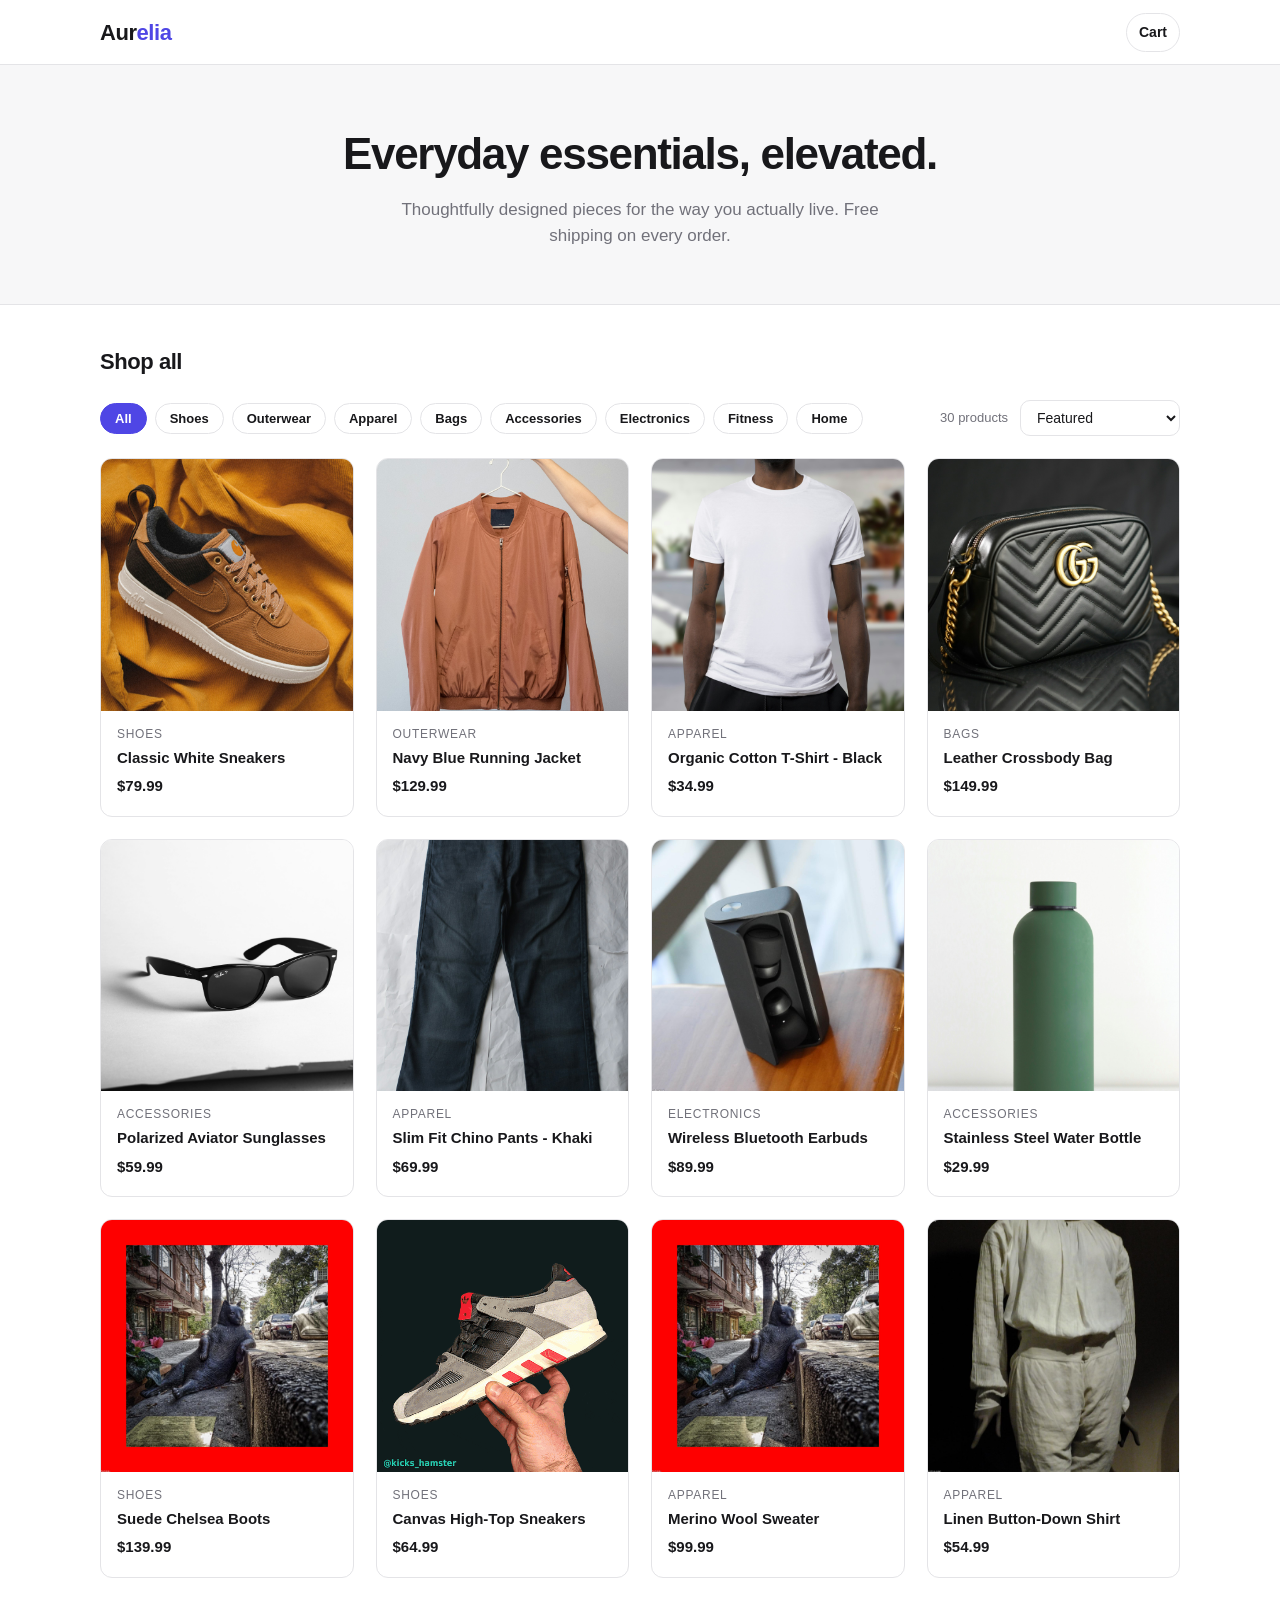
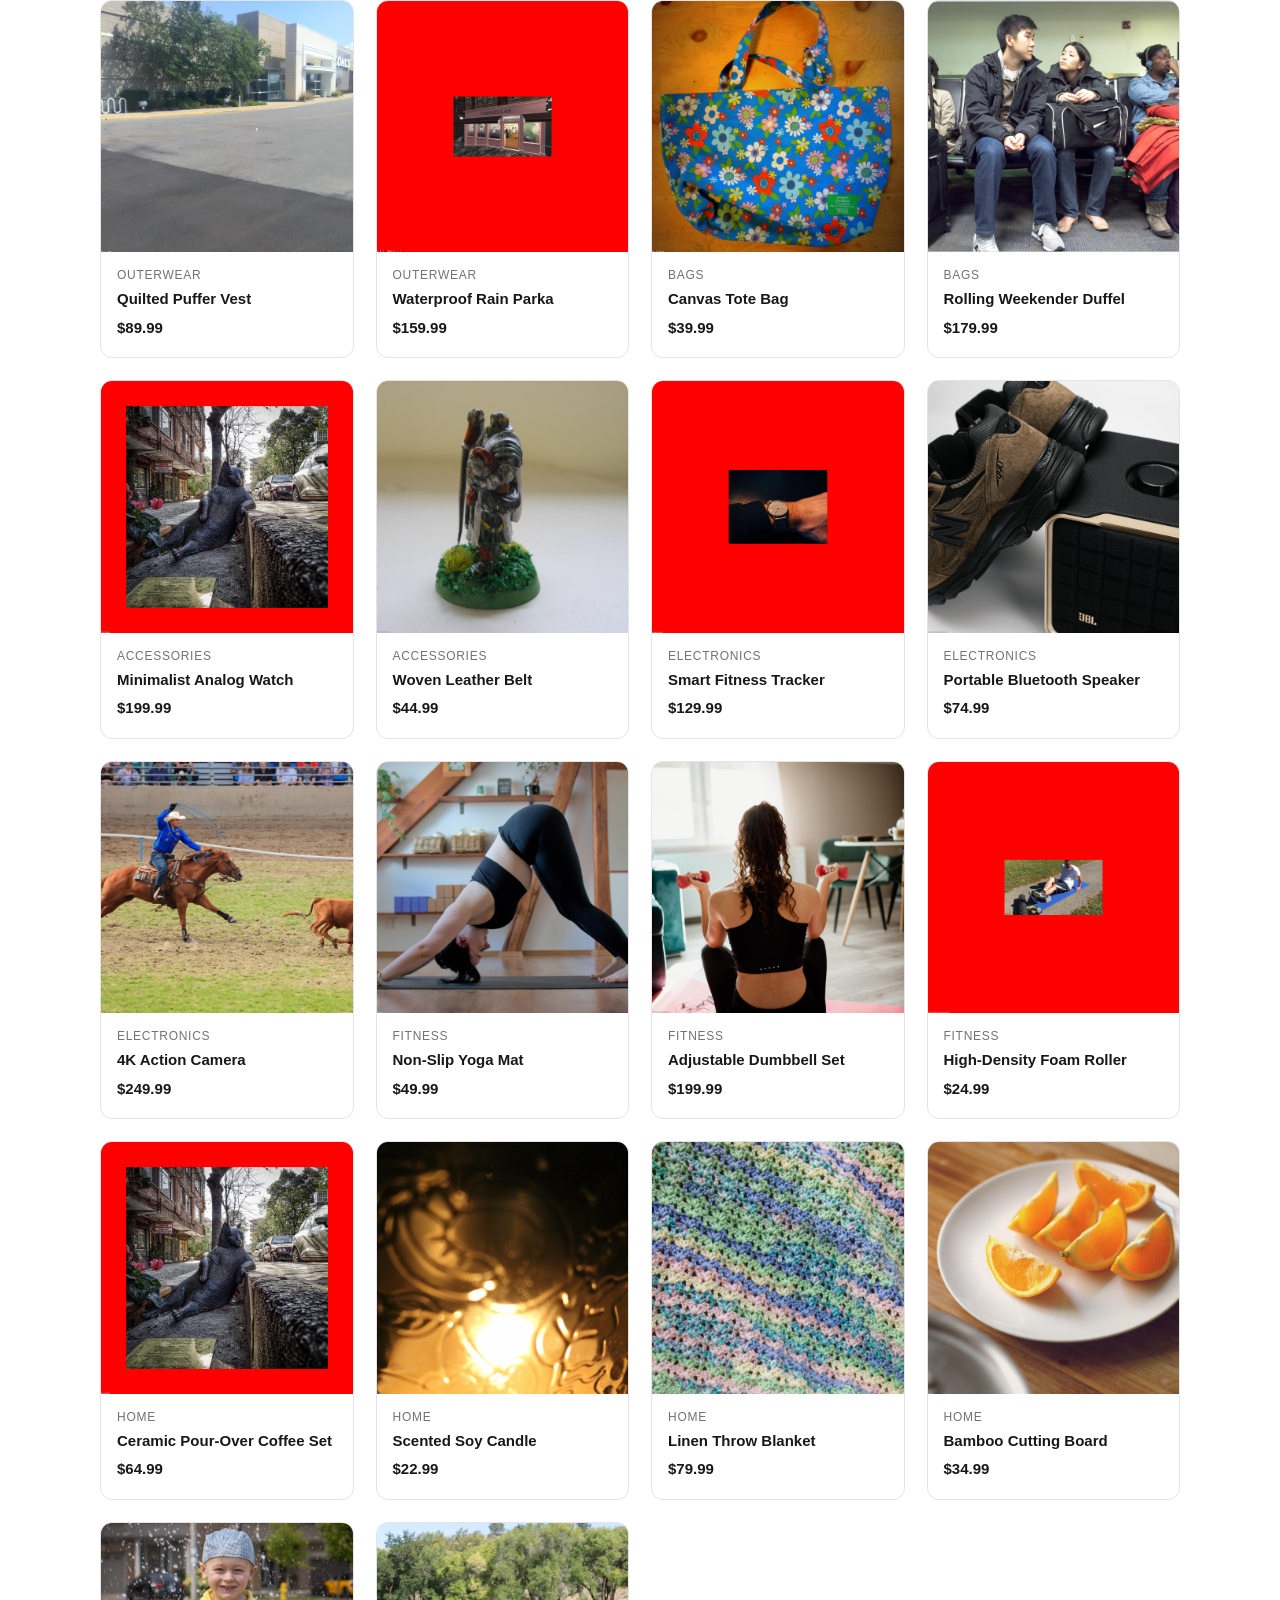
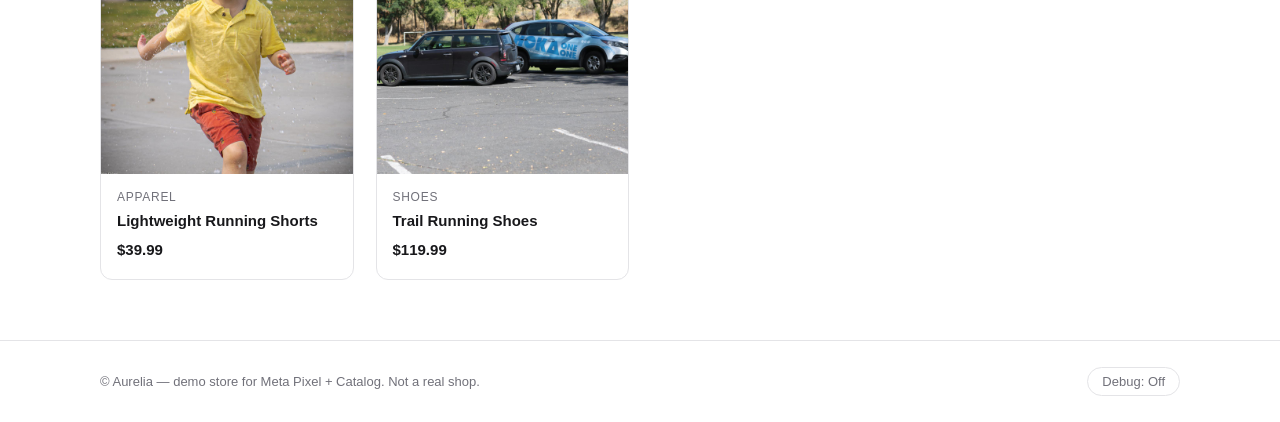
<file: index.html>
<!DOCTYPE html>
<html lang="en">
  <head>
    <meta charset="UTF-8" />
    <meta name="viewport" content="width=device-width, initial-scale=1.0" />
    <title>Aurelia — Modern Essentials</title>

    <!-- Meta Pixel Code -->
    <script>
      !(function (f, b, e, v, n, t, s) {
        if (f.fbq) return;
        n = f.fbq = function () {
          n.callMethod
            ? n.callMethod.apply(n, arguments)
            : n.queue.push(arguments);
        };
        if (!f._fbq) f._fbq = n;
        n.push = n;
        n.loaded = !0;
        n.version = "2.0";
        n.queue = [];
        t = b.createElement(e);
        t.async = !0;
        t.src = v;
        s = b.getElementsByTagName(e)[0];
        s.parentNode.insertBefore(t, s);
      })(
        window,
        document,
        "script",
        "https://connect.facebook.net/en_US/fbevents.js"
      );
      fbq("init", "1006969672056740");
      fbq("track", "PageView");
    </script>
    <noscript
      ><img
        height="1"
        width="1"
        style="display: none"
        src="https://www.facebook.com/tr?id=1006969672056740&ev=PageView&noscript=1"
    /></noscript>
    <!-- End Meta Pixel Code -->

    <link rel="stylesheet" href="css/styles.css" />
  </head>
  <body data-page="home">
    <header class="nav">
      <div class="container nav-inner">
        <a class="brand" href="index.html">Aur<span>elia</span></a>
        <a class="cart-link" href="checkout.html">
          Cart
          <span class="cart-badge" id="cart-count">0</span>
        </a>
      </div>
    </header>

    <section class="hero">
      <div class="container">
        <h1>Everyday essentials, elevated.</h1>
        <p>
          Thoughtfully designed pieces for the way you actually live. Free
          shipping on every order.
        </p>
      </div>
    </section>

    <main class="container">
      <div class="section-head">
        <h2>Shop all</h2>
      </div>
      <div class="controls">
        <div class="filters" id="filter-chips"></div>
        <div class="controls-right">
          <span class="result-count" id="result-count"></span>
          <select class="sort-select" id="sort-select" aria-label="Sort products">
            <option value="featured">Featured</option>
            <option value="price-asc">Price: Low to High</option>
            <option value="price-desc">Price: High to Low</option>
            <option value="name">Name: A to Z</option>
          </select>
        </div>
      </div>
      <div class="product-grid" id="product-grid"></div>
    </main>

    <footer class="footer">
      <div class="container footer-inner">
        <span>© Aurelia — demo store for Meta Pixel + Catalog. Not a real shop.</span>
        <button type="button" class="debug-toggle" id="debug-toggle">
          Debug: Off
        </button>
      </div>
    </footer>

    <script src="js/products.js"></script>
    <script src="js/pixel-events.js"></script>
    <script src="js/app.js"></script>
  </body>
</html>
</file>
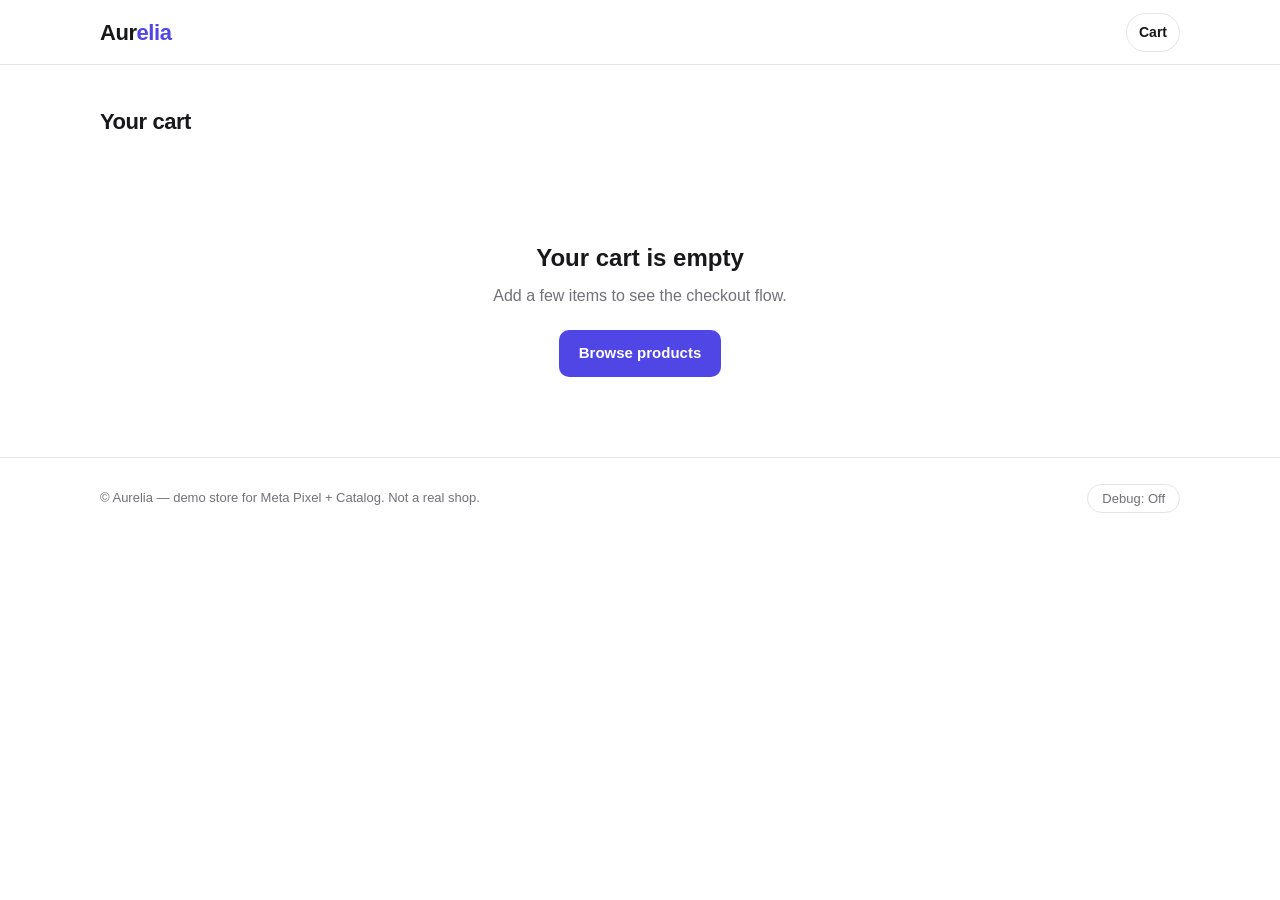
<file: checkout.html>
<!DOCTYPE html>
<html lang="en">
  <head>
    <meta charset="UTF-8" />
    <meta name="viewport" content="width=device-width, initial-scale=1.0" />
    <title>Checkout — Aurelia</title>

    <!-- Meta Pixel Code -->
    <script>
      !(function (f, b, e, v, n, t, s) {
        if (f.fbq) return;
        n = f.fbq = function () {
          n.callMethod
            ? n.callMethod.apply(n, arguments)
            : n.queue.push(arguments);
        };
        if (!f._fbq) f._fbq = n;
        n.push = n;
        n.loaded = !0;
        n.version = "2.0";
        n.queue = [];
        t = b.createElement(e);
        t.async = !0;
        t.src = v;
        s = b.getElementsByTagName(e)[0];
        s.parentNode.insertBefore(t, s);
      })(
        window,
        document,
        "script",
        "https://connect.facebook.net/en_US/fbevents.js"
      );
      fbq("init", "1006969672056740");
      fbq("track", "PageView");
    </script>
    <noscript
      ><img
        height="1"
        width="1"
        style="display: none"
        src="https://www.facebook.com/tr?id=1006969672056740&ev=PageView&noscript=1"
    /></noscript>
    <!-- End Meta Pixel Code -->

    <link rel="stylesheet" href="css/styles.css" />
  </head>
  <body data-page="checkout">
    <header class="nav">
      <div class="container nav-inner">
        <a class="brand" href="index.html">Aur<span>elia</span></a>
        <a class="cart-link" href="checkout.html">
          Cart
          <span class="cart-badge" id="cart-count">0</span>
        </a>
      </div>
    </header>

    <main class="container">
      <div class="section-head">
        <h2>Your cart</h2>
      </div>
      <div id="checkout"></div>
    </main>

    <footer class="footer">
      <div class="container footer-inner">
        <span>© Aurelia — demo store for Meta Pixel + Catalog. Not a real shop.</span>
        <button type="button" class="debug-toggle" id="debug-toggle">
          Debug: Off
        </button>
      </div>
    </footer>

    <script src="js/products.js"></script>
    <script src="js/pixel-events.js"></script>
    <script src="js/app.js"></script>
  </body>
</html>
</file>
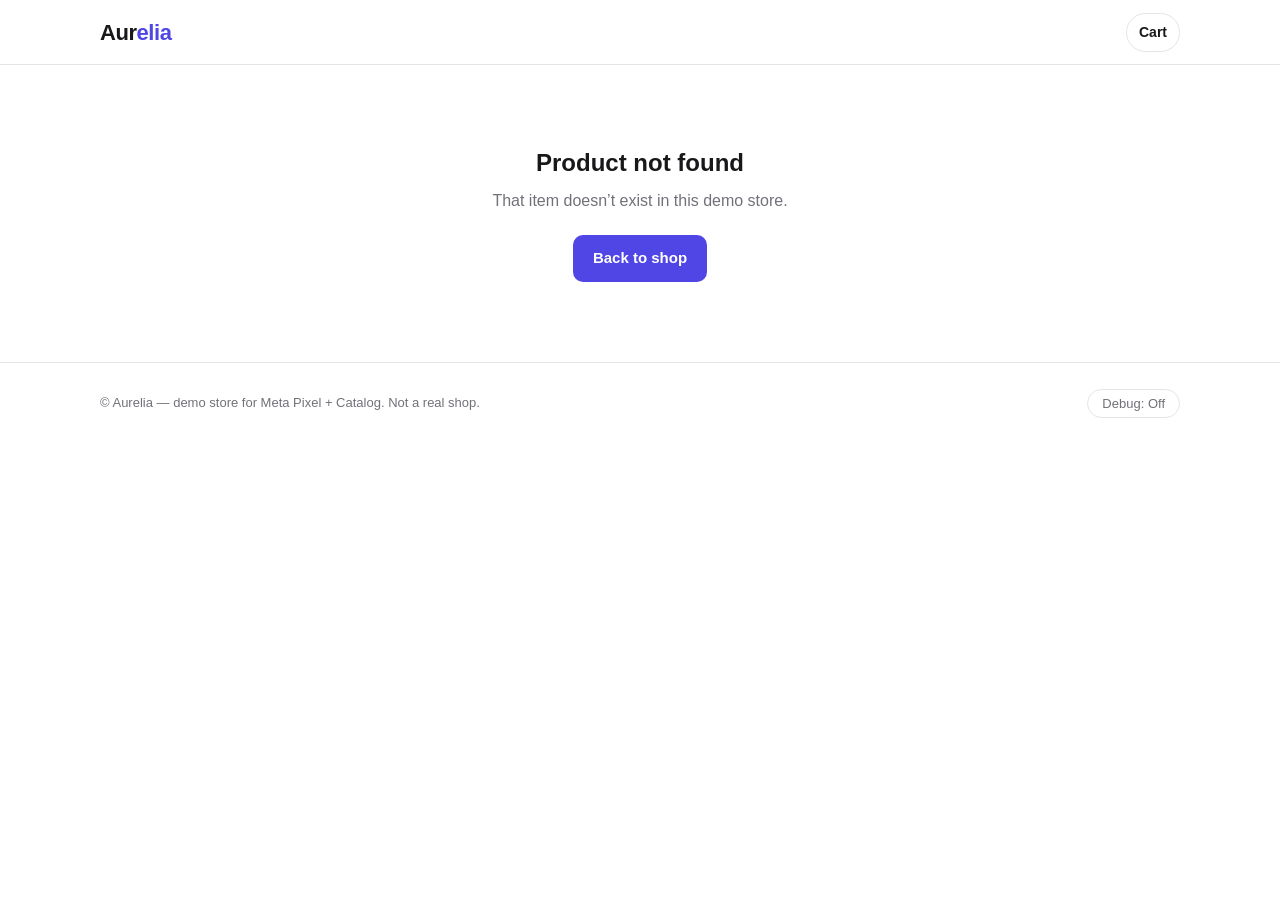
<file: product.html>
<!DOCTYPE html>
<html lang="en">
  <head>
    <meta charset="UTF-8" />
    <meta name="viewport" content="width=device-width, initial-scale=1.0" />
    <title>Product — Aurelia</title>

    <!-- Meta Pixel Code -->
    <script>
      !(function (f, b, e, v, n, t, s) {
        if (f.fbq) return;
        n = f.fbq = function () {
          n.callMethod
            ? n.callMethod.apply(n, arguments)
            : n.queue.push(arguments);
        };
        if (!f._fbq) f._fbq = n;
        n.push = n;
        n.loaded = !0;
        n.version = "2.0";
        n.queue = [];
        t = b.createElement(e);
        t.async = !0;
        t.src = v;
        s = b.getElementsByTagName(e)[0];
        s.parentNode.insertBefore(t, s);
      })(
        window,
        document,
        "script",
        "https://connect.facebook.net/en_US/fbevents.js"
      );
      fbq("init", "1006969672056740");
      fbq("track", "PageView");
    </script>
    <noscript
      ><img
        height="1"
        width="1"
        style="display: none"
        src="https://www.facebook.com/tr?id=1006969672056740&ev=PageView&noscript=1"
    /></noscript>
    <!-- End Meta Pixel Code -->

    <link rel="stylesheet" href="css/styles.css" />
  </head>
  <body data-page="product">
    <header class="nav">
      <div class="container nav-inner">
        <a class="brand" href="index.html">Aur<span>elia</span></a>
        <a class="cart-link" href="checkout.html">
          Cart
          <span class="cart-badge" id="cart-count">0</span>
        </a>
      </div>
    </header>

    <main class="container">
      <div id="product-detail"></div>
    </main>

    <footer class="footer">
      <div class="container footer-inner">
        <span>© Aurelia — demo store for Meta Pixel + Catalog. Not a real shop.</span>
        <button type="button" class="debug-toggle" id="debug-toggle">
          Debug: Off
        </button>
      </div>
    </footer>

    <script src="js/products.js"></script>
    <script src="js/pixel-events.js"></script>
    <script src="js/app.js"></script>
  </body>
</html>
</file>
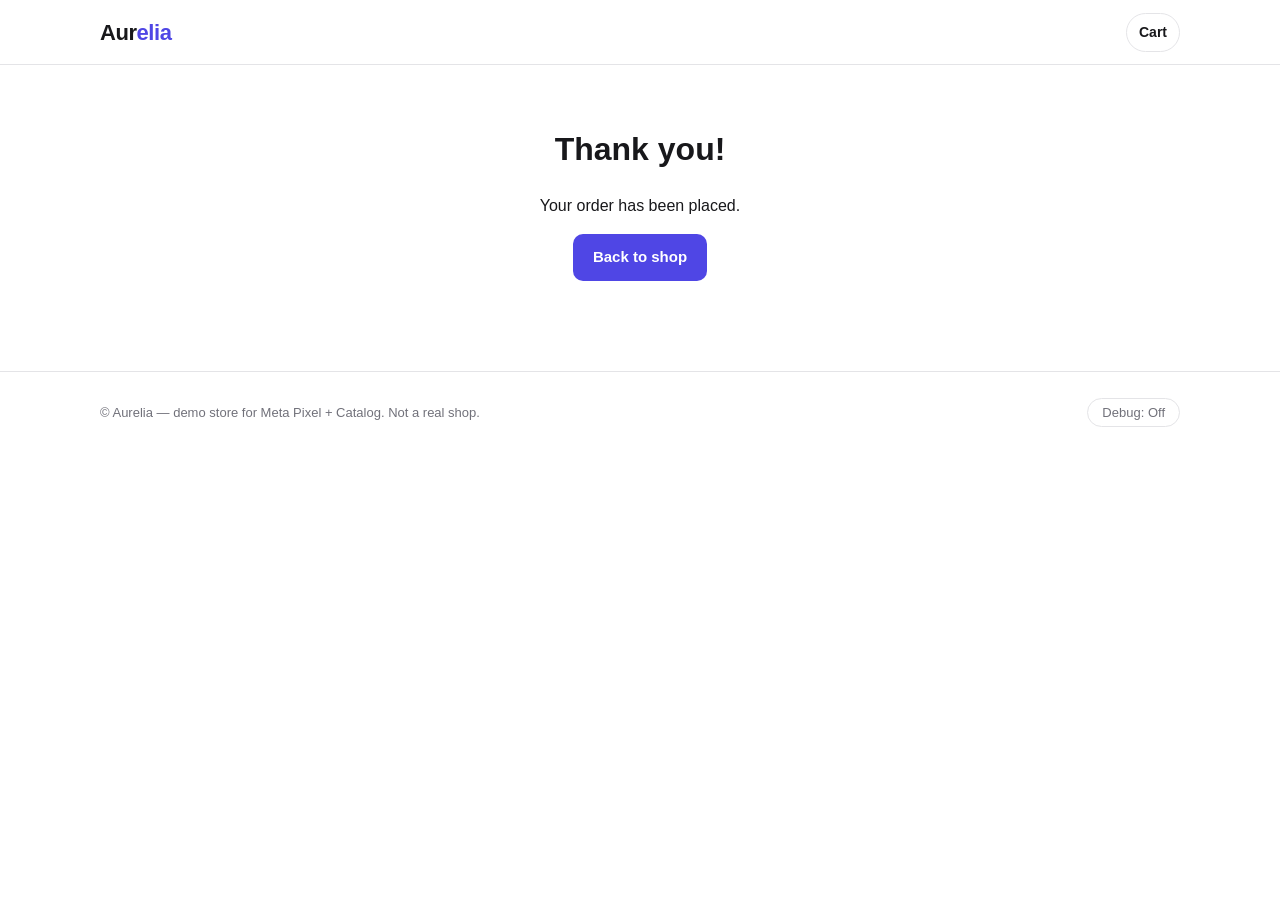
<file: thankyou.html>
<!DOCTYPE html>
<html lang="en">
  <head>
    <meta charset="UTF-8" />
    <meta name="viewport" content="width=device-width, initial-scale=1.0" />
    <title>Order confirmed — Aurelia</title>

    <!-- Meta Pixel Code -->
    <script>
      !(function (f, b, e, v, n, t, s) {
        if (f.fbq) return;
        n = f.fbq = function () {
          n.callMethod
            ? n.callMethod.apply(n, arguments)
            : n.queue.push(arguments);
        };
        if (!f._fbq) f._fbq = n;
        n.push = n;
        n.loaded = !0;
        n.version = "2.0";
        n.queue = [];
        t = b.createElement(e);
        t.async = !0;
        t.src = v;
        s = b.getElementsByTagName(e)[0];
        s.parentNode.insertBefore(t, s);
      })(
        window,
        document,
        "script",
        "https://connect.facebook.net/en_US/fbevents.js"
      );
      fbq("init", "1006969672056740");
      fbq("track", "PageView");
    </script>
    <noscript
      ><img
        height="1"
        width="1"
        style="display: none"
        src="https://www.facebook.com/tr?id=1006969672056740&ev=PageView&noscript=1"
    /></noscript>
    <!-- End Meta Pixel Code -->

    <link rel="stylesheet" href="css/styles.css" />
  </head>
  <body data-page="thankyou">
    <header class="nav">
      <div class="container nav-inner">
        <a class="brand" href="index.html">Aur<span>elia</span></a>
        <a class="cart-link" href="checkout.html">
          Cart
          <span class="cart-badge" id="cart-count">0</span>
        </a>
      </div>
    </header>

    <main class="container">
      <div class="confirm" id="order-confirmation"></div>
    </main>

    <footer class="footer">
      <div class="container footer-inner">
        <span>© Aurelia — demo store for Meta Pixel + Catalog. Not a real shop.</span>
        <button type="button" class="debug-toggle" id="debug-toggle">
          Debug: Off
        </button>
      </div>
    </footer>

    <script src="js/products.js"></script>
    <script src="js/pixel-events.js"></script>
    <script src="js/app.js"></script>
  </body>
</html>
</file>
<file: css/styles.css>
/* ==========================================================================
   Aurelia demo store — styles.css
   Pure CSS, no external fonts or frameworks. System font stack, neutral
   palette with a single indigo accent, mobile-first responsive layout.
   ========================================================================== */

:root {
  --bg: #ffffff;
  --bg-alt: #f7f7f8;
  --text: #18181b;
  --muted: #71717a;
  --border: #e4e4e7;
  --accent: #4f46e5;
  --accent-hover: #4338ca;
  --danger: #ef4444;
  --radius: 12px;
  --shadow: 0 1px 3px rgba(0, 0, 0, 0.06), 0 8px 24px rgba(0, 0, 0, 0.05);
  --maxw: 1120px;
}

* {
  box-sizing: border-box;
}

html {
  -webkit-text-size-adjust: 100%;
}

body {
  margin: 0;
  font-family: -apple-system, BlinkMacSystemFont, "Segoe UI", Roboto, Helvetica,
    Arial, sans-serif, "Apple Color Emoji", "Segoe UI Emoji";
  color: var(--text);
  background: var(--bg);
  line-height: 1.5;
  -webkit-font-smoothing: antialiased;
}

img {
  max-width: 100%;
  display: block;
}

a {
  color: inherit;
  text-decoration: none;
}

.container {
  width: 100%;
  max-width: var(--maxw);
  margin: 0 auto;
  padding: 0 20px;
}

/* ---------- Nav ---------- */
.nav {
  position: sticky;
  top: 0;
  z-index: 20;
  background: rgba(255, 255, 255, 0.9);
  backdrop-filter: saturate(180%) blur(10px);
  border-bottom: 1px solid var(--border);
}
.nav-inner {
  display: flex;
  align-items: center;
  justify-content: space-between;
  height: 64px;
}
.brand {
  font-size: 22px;
  font-weight: 700;
  letter-spacing: -0.02em;
}
.brand span {
  color: var(--accent);
}
.cart-link {
  position: relative;
  display: inline-flex;
  align-items: center;
  gap: 8px;
  padding: 8px 12px;
  border-radius: 999px;
  border: 1px solid var(--border);
  font-size: 14px;
  font-weight: 600;
}
.cart-link:hover {
  border-color: var(--accent);
}
.cart-badge {
  display: none;
  align-items: center;
  justify-content: center;
  min-width: 20px;
  height: 20px;
  padding: 0 6px;
  border-radius: 999px;
  background: var(--accent);
  color: #fff;
  font-size: 12px;
  font-weight: 700;
}

/* ---------- Hero ---------- */
.hero {
  background: var(--bg-alt);
  border-bottom: 1px solid var(--border);
  padding: 56px 0;
  text-align: center;
}
.hero h1 {
  margin: 0 0 10px;
  font-size: clamp(28px, 5vw, 44px);
  letter-spacing: -0.03em;
}
.hero p {
  margin: 0 auto;
  max-width: 540px;
  color: var(--muted);
  font-size: 17px;
}

/* ---------- Section heading ---------- */
.section-head {
  margin: 40px 0 22px;
}
.section-head h2 {
  margin: 0;
  font-size: 22px;
  letter-spacing: -0.02em;
}

/* ---------- Filter / sort controls ---------- */
.controls {
  display: flex;
  align-items: center;
  justify-content: space-between;
  gap: 16px;
  flex-wrap: wrap;
  margin-bottom: 22px;
}
.filters {
  display: flex;
  flex-wrap: wrap;
  gap: 8px;
}
.chip {
  border: 1px solid var(--border);
  background: var(--bg);
  color: var(--text);
  border-radius: 999px;
  padding: 7px 14px;
  font-size: 13px;
  font-weight: 600;
  cursor: pointer;
  transition: all 0.12s ease;
}
.chip:hover {
  border-color: var(--accent);
}
.chip-active {
  background: var(--accent);
  border-color: var(--accent);
  color: #fff;
}
.controls-right {
  display: flex;
  align-items: center;
  gap: 12px;
}
.result-count {
  font-size: 13px;
  color: var(--muted);
  white-space: nowrap;
}
.sort-select {
  border: 1px solid var(--border);
  border-radius: 10px;
  background: var(--bg);
  color: var(--text);
  font-size: 14px;
  padding: 8px 12px;
  cursor: pointer;
}
.sort-select:hover {
  border-color: var(--accent);
}

/* ---------- Product grid ---------- */
.product-grid {
  display: grid;
  grid-template-columns: repeat(auto-fill, minmax(230px, 1fr));
  gap: 22px;
  padding-bottom: 60px;
}
.card {
  border: 1px solid var(--border);
  border-radius: var(--radius);
  overflow: hidden;
  background: var(--bg);
  transition: transform 0.15s ease, box-shadow 0.15s ease,
    border-color 0.15s ease;
}
.card:hover {
  transform: translateY(-3px);
  box-shadow: var(--shadow);
  border-color: transparent;
}
.card-img {
  aspect-ratio: 1 / 1;
  background: var(--bg-alt);
  overflow: hidden;
}
.card-img img {
  width: 100%;
  height: 100%;
  object-fit: cover;
}
.card-body {
  padding: 14px 16px 18px;
  display: flex;
  flex-direction: column;
  gap: 4px;
}
.card-cat {
  font-size: 12px;
  text-transform: uppercase;
  letter-spacing: 0.06em;
  color: var(--muted);
}
.card-name {
  margin: 0;
  font-size: 15px;
  font-weight: 600;
}
.card-price {
  font-size: 15px;
  font-weight: 700;
  margin-top: 2px;
}

/* ---------- Buttons ---------- */
.btn {
  display: inline-block;
  border: none;
  border-radius: 10px;
  background: var(--accent);
  color: #fff;
  font-size: 15px;
  font-weight: 600;
  padding: 12px 20px;
  cursor: pointer;
  transition: background 0.15s ease;
  text-align: center;
}
.btn:hover {
  background: var(--accent-hover);
}
.btn-lg {
  padding: 15px 26px;
  font-size: 16px;
}
.btn-block {
  display: block;
  width: 100%;
}
.link-muted {
  display: inline-block;
  margin-top: 14px;
  color: var(--muted);
  font-size: 14px;
}
.link-muted:hover {
  color: var(--text);
}

/* ---------- Product detail ---------- */
.pdp {
  display: grid;
  grid-template-columns: 1fr 1fr;
  gap: 48px;
  padding: 40px 0 70px;
  align-items: start;
}
.pdp-img {
  border-radius: var(--radius);
  overflow: hidden;
  border: 1px solid var(--border);
  background: var(--bg-alt);
  aspect-ratio: 1 / 1;
}
.pdp-img img {
  width: 100%;
  height: 100%;
  object-fit: cover;
}
.pdp-info h1 {
  margin: 8px 0 6px;
  font-size: 30px;
  letter-spacing: -0.02em;
}
.pdp-price {
  font-size: 24px;
  font-weight: 700;
  margin-bottom: 18px;
}
.pdp-desc {
  color: var(--muted);
  font-size: 16px;
  margin-bottom: 26px;
}

/* ---------- Cart / checkout ---------- */
.cart-list {
  display: flex;
  flex-direction: column;
  gap: 14px;
  padding: 30px 0 0;
}
.cart-row {
  display: grid;
  grid-template-columns: 72px 1fr auto auto auto;
  align-items: center;
  gap: 16px;
  padding: 14px;
  border: 1px solid var(--border);
  border-radius: var(--radius);
}
.cart-thumb {
  width: 72px;
  height: 72px;
  border-radius: 8px;
  object-fit: cover;
  background: var(--bg-alt);
}
.cart-row-name {
  font-weight: 600;
}
.cart-row-meta {
  font-size: 13px;
  color: var(--muted);
}
.qty {
  display: inline-flex;
  align-items: center;
  gap: 10px;
  border: 1px solid var(--border);
  border-radius: 999px;
  padding: 4px 10px;
}
.qty-btn {
  border: none;
  background: none;
  font-size: 18px;
  line-height: 1;
  cursor: pointer;
  color: var(--text);
  width: 20px;
}
.qty-val {
  min-width: 16px;
  text-align: center;
  font-weight: 600;
}
.cart-row-total {
  font-weight: 700;
  min-width: 72px;
  text-align: right;
}
.cart-remove {
  border: none;
  background: none;
  font-size: 22px;
  line-height: 1;
  color: var(--muted);
  cursor: pointer;
}
.cart-remove:hover {
  color: var(--danger);
}
.cart-summary {
  margin: 28px 0 70px;
  max-width: 360px;
  margin-left: auto;
}
.cart-total-line {
  display: flex;
  align-items: center;
  justify-content: space-between;
  font-size: 18px;
  padding: 14px 0;
  border-top: 1px solid var(--border);
  margin-bottom: 14px;
}
.cart-total-line strong {
  font-size: 22px;
}

/* ---------- Thank you ---------- */
.confirm {
  max-width: 520px;
  margin: 60px auto 90px;
  text-align: center;
}
.confirm-check {
  width: 64px;
  height: 64px;
  margin: 0 auto 18px;
  border-radius: 999px;
  background: #ecfdf5;
  color: #059669;
  font-size: 32px;
  display: flex;
  align-items: center;
  justify-content: center;
}
.order-items {
  list-style: none;
  padding: 0;
  margin: 26px 0;
  text-align: left;
  border: 1px solid var(--border);
  border-radius: var(--radius);
}
.order-items li {
  display: flex;
  align-items: center;
  gap: 10px;
  padding: 12px 16px;
  border-bottom: 1px solid var(--border);
}
.order-items li:last-child {
  border-bottom: none;
}
.order-item-price {
  margin-left: auto;
  font-weight: 600;
}
.order-grand {
  max-width: 100%;
}

/* ---------- Empty states ---------- */
.empty-state {
  text-align: center;
  padding: 80px 20px;
}
.empty-state h2 {
  margin: 0 0 8px;
}
.empty-state p {
  color: var(--muted);
  margin: 0 0 22px;
}

/* ---------- Utility ---------- */
.muted {
  color: var(--muted);
}

/* ---------- Footer ---------- */
.footer {
  border-top: 1px solid var(--border);
  padding: 26px 0;
  color: var(--muted);
  font-size: 13px;
}
.footer-inner {
  display: flex;
  align-items: center;
  justify-content: space-between;
  gap: 16px;
  flex-wrap: wrap;
}
.debug-toggle {
  border: 1px solid var(--border);
  background: var(--bg);
  color: var(--muted);
  border-radius: 999px;
  padding: 6px 14px;
  font-size: 13px;
  cursor: pointer;
}
.debug-toggle:hover {
  color: var(--text);
  border-color: var(--accent);
}

/* ---------- Toast ---------- */
.toast {
  position: fixed;
  left: 50%;
  bottom: 28px;
  transform: translate(-50%, 20px);
  background: var(--text);
  color: #fff;
  padding: 12px 20px;
  border-radius: 999px;
  font-size: 14px;
  font-weight: 600;
  opacity: 0;
  pointer-events: none;
  transition: opacity 0.2s ease, transform 0.2s ease;
  z-index: 50;
}
.toast.show {
  opacity: 1;
  transform: translate(-50%, 0);
}

/* ---------- Debug overlay ---------- */
.debug-panel {
  position: fixed;
  right: 16px;
  bottom: 16px;
  width: 340px;
  max-width: calc(100vw - 32px);
  max-height: 60vh;
  background: #0b0b0f;
  color: #e4e4e7;
  border-radius: 12px;
  box-shadow: 0 12px 40px rgba(0, 0, 0, 0.35);
  font-family: ui-monospace, SFMono-Regular, Menlo, Consolas, monospace;
  font-size: 12px;
  z-index: 60;
  display: flex;
  flex-direction: column;
  overflow: hidden;
}
.debug-head {
  display: flex;
  align-items: center;
  justify-content: space-between;
  padding: 10px 12px;
  background: #17171d;
  font-weight: 700;
  letter-spacing: 0.02em;
}
.debug-clear {
  background: none;
  border: 1px solid #3f3f46;
  color: #a1a1aa;
  border-radius: 6px;
  padding: 2px 8px;
  cursor: pointer;
  font-size: 11px;
}
.debug-log {
  overflow-y: auto;
  padding: 8px;
}
.debug-empty {
  color: #71717a;
  padding: 14px 6px;
}
.debug-entry {
  border: 1px solid #27272a;
  border-radius: 8px;
  padding: 8px 10px;
  margin-bottom: 8px;
  background: #131318;
}
.debug-entry-head {
  display: flex;
  align-items: center;
  gap: 8px;
  margin-bottom: 6px;
}
.debug-evt {
  color: #818cf8;
  font-weight: 700;
}
.debug-ts {
  margin-left: auto;
  color: #71717a;
}
.debug-warn {
  color: #f59e0b;
}
.debug-params {
  margin: 0;
  white-space: pre-wrap;
  word-break: break-word;
  color: #d4d4d8;
  font-size: 11px;
  line-height: 1.45;
}

/* ---------- Responsive ---------- */
@media (max-width: 720px) {
  .pdp {
    grid-template-columns: 1fr;
    gap: 24px;
  }
  .cart-row {
    grid-template-columns: 60px 1fr auto;
    grid-template-areas:
      "thumb main remove"
      "thumb qty total";
    row-gap: 10px;
  }
  .cart-thumb {
    grid-area: thumb;
    width: 60px;
    height: 60px;
  }
  .cart-row-main {
    grid-area: main;
  }
  .qty {
    grid-area: qty;
  }
  .cart-row-total {
    grid-area: total;
    text-align: right;
  }
  .cart-remove {
    grid-area: remove;
    justify-self: end;
  }
  .cart-summary {
    margin-left: 0;
    max-width: 100%;
  }
}
</file>
